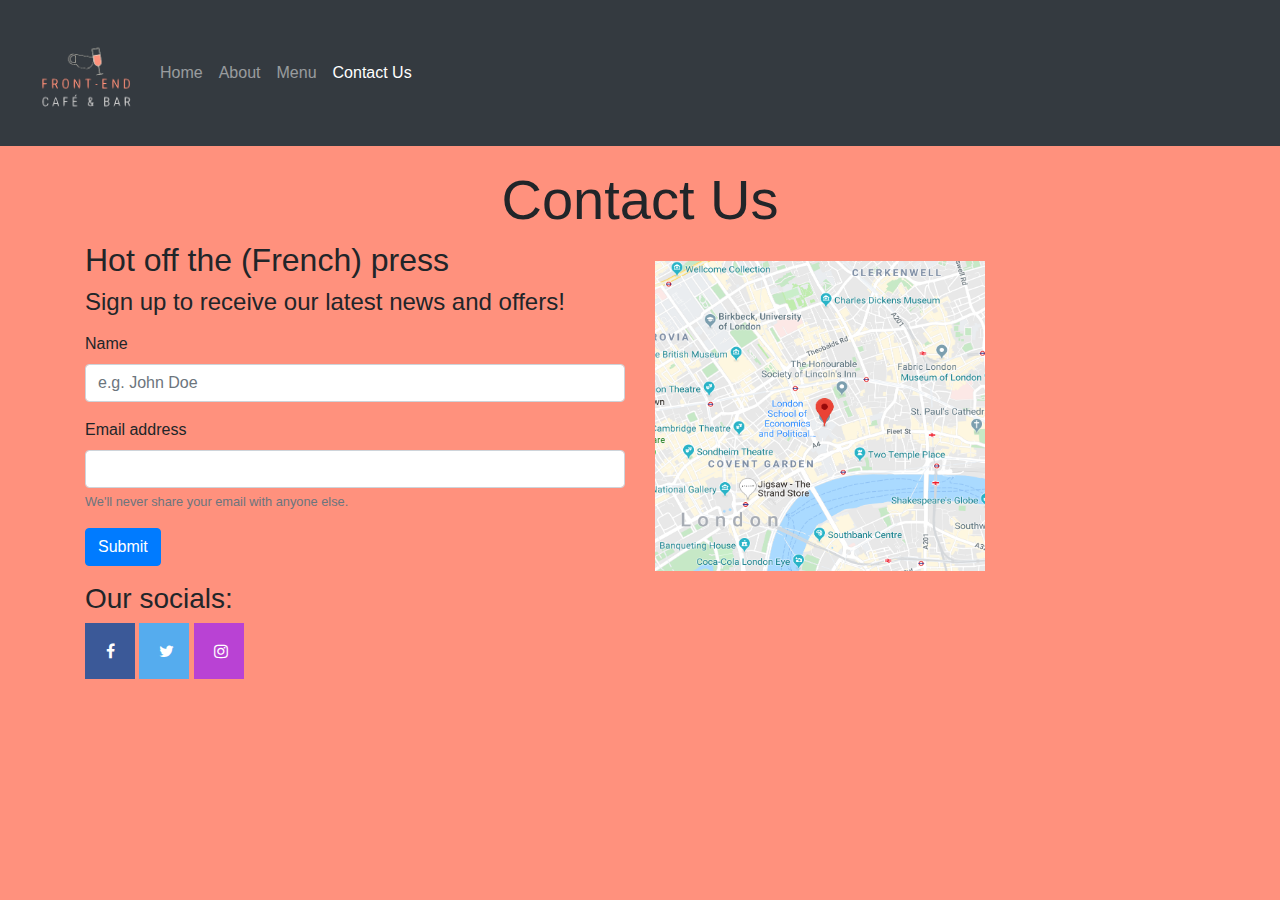
<file: contact.html>
<!DOCTYPE html>
<html lang="en" dir="ltr">
  <head>
    <meta charset="utf-8">
    <meta name="viewport" content="width=device-width, initial-scale=1, shrink-to-fit=no">

    <link rel="stylesheet" href="https://stackpath.bootstrapcdn.com/bootstrap/4.4.1/css/bootstrap.min.css" integrity="sha384-Vkoo8x4CGsO3+Hhxv8T/Q5PaXtkKtu6ug5TOeNV6gBiFeWPGFN9MuhOf23Q9Ifjh" crossorigin="anonymous">
    <link rel="stylesheet" href="styles.css">
    <link rel="stylesheet" href="https://cdnjs.cloudflare.com/ajax/libs/font-awesome/4.7.0/css/font-awesome.min.css">

    <title>Contact | Front-End Café & Bar</title>
  </head>
  <body>
    <nav class="navbar navbar-expand-lg navbar-dark bg-dark">
      <a class="navbar-brand" href="#"> <img src="Black and White Rectangle Hipster Logo.png" class="rounded float-center logo" alt="Front-End Café & Bar" style="width:100px;height:100px;"></a>
      <button class="navbar-toggler" type="button" data-toggle="collapse" data-target="#navbarNavAltMarkup" aria-controls="navbarNavAltMarkup" aria-expanded="false" aria-label="Toggle navigation">
        <span class="navbar-toggler-icon"></span>
      </button>
      <div class="collapse navbar-collapse" id="navbarNavAltMarkup">
        <div class="navbar-nav">
          <a class="nav-item nav-link" href="index.html">Home</a>
          <a class="nav-item nav-link" href="about.html">About</a>
          <a class="nav-item nav-link" href="menu.html">Menu</a>
          <a class="nav-item nav-link active" href="contact.html">Contact Us <span class="sr-only">(current)</span></a>
        </div>
      </div>
    </nav>

    <div class="container">
      <h4 class="display-4">Contact Us</h4>
      <div class="row">
        <div class="col">
          <h2>Hot off the (French) press</h2>
          <h4>Sign up to receive our latest news and offers!</h4>
          <p></p>

          <form>
            <div class="form-group">
              <label for="formGroupExampleInput">Name</label>
              <input type="text" class="form-control" id="formGroupExampleInput" placeholder="e.g. John Doe">
            </div>
            <div class="form-group">
              <label for="exampleInputEmail1">Email address</label>
              <input type="email" class="form-control" id="exampleInputEmail1" aria-describedby="emailHelp">
              <small id="emailHelp" class="form-text text-muted">We'll never share your email with anyone else.</small>
            </div>
            <button type="submit" class="btn btn-primary">Submit</button>
          </form>
          <p></p>
          <h3>Our socials:</h3>
          <a href="#" class="fa fa-facebook"></a>
          <a href="#" class="fa fa-twitter"></a>
          <a href="#" class="fa fa-instagram"></a>
        </div>
        <div class="col container">
            <img src="map.png" class="float-center map" alt="Map" style="width:330px;height:330px;" class="card-img-top" alt="Map">
          </div>
        </div>
    </div>

    <script src="https://code.jquery.com/jquery-3.4.1.slim.min.js" integrity="sha384-J6qa4849blE2+poT4WnyKhv5vZF5SrPo0iEjwBvKU7imGFAV0wwj1yYfoRSJoZ+n" crossorigin="anonymous"></script>
    <script src="https://cdn.jsdelivr.net/npm/popper.js@1.16.0/dist/umd/popper.min.js" integrity="sha384-Q6E9RHvbIyZFJoft+2mJbHaEWldlvI9IOYy5n3zV9zzTtmI3UksdQRVvoxMfooAo" crossorigin="anonymous"></script>
    <script src="https://stackpath.bootstrapcdn.com/bootstrap/4.4.1/js/bootstrap.min.js" integrity="sha384-wfSDF2E50Y2D1uUdj0O3uMBJnjuUD4Ih7YwaYd1iqfktj0Uod8GCExl3Og8ifwB6" crossorigin="anonymous"></script>

  </body>
</html>
</file>
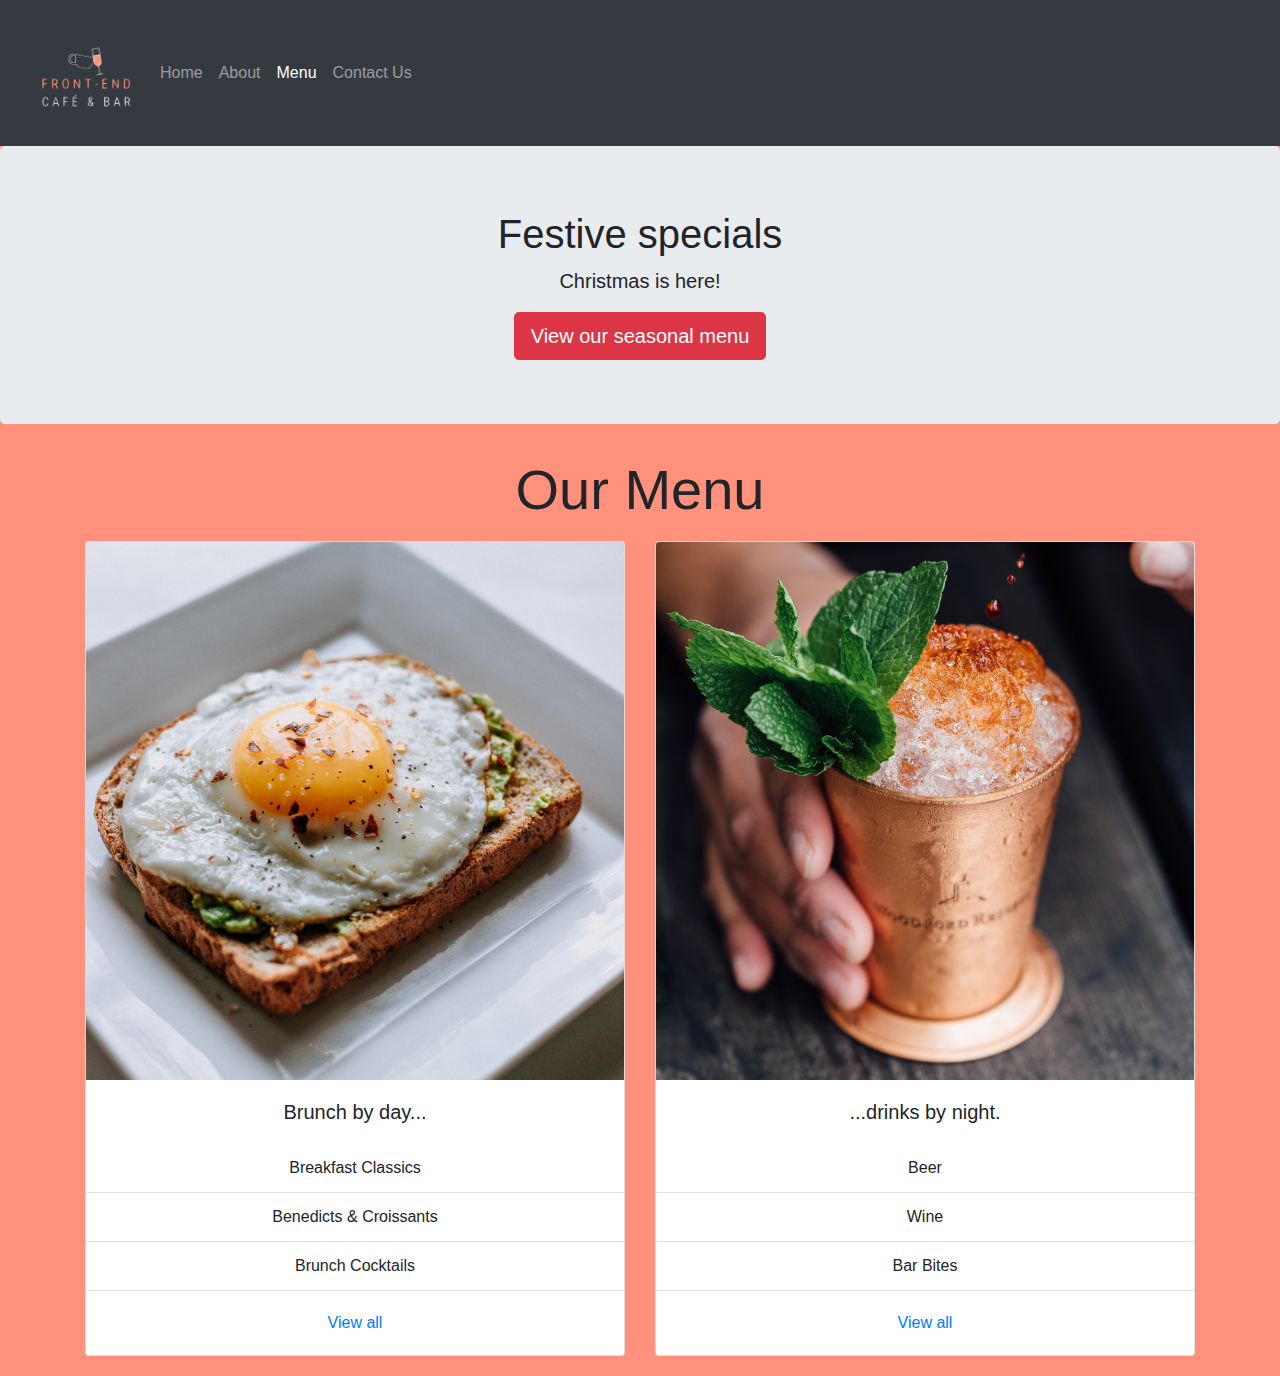
<file: menu.html>
<!DOCTYPE html>
<html lang="en" dir="ltr">
  <head>
    <meta charset="utf-8">
    <meta name="viewport" content="width=device-width, initial-scale=1, shrink-to-fit=no">

    <link rel="stylesheet" href="https://stackpath.bootstrapcdn.com/bootstrap/4.4.1/css/bootstrap.min.css" integrity="sha384-Vkoo8x4CGsO3+Hhxv8T/Q5PaXtkKtu6ug5TOeNV6gBiFeWPGFN9MuhOf23Q9Ifjh" crossorigin="anonymous">
    <link rel="stylesheet" href="styles.css">

    <title>Menu | Front-End Café & Bar</title>
  </head>
  <body>
    <nav class="navbar navbar-expand-lg navbar-dark bg-dark">
      <a class="navbar-brand" href="#"> <img src="Black and White Rectangle Hipster Logo.png" class="rounded float-center logo" alt="Front-End Café & Bar" style="width:100px;height:100px;"></a>
      <button class="navbar-toggler" type="button" data-toggle="collapse" data-target="#navbarNavAltMarkup" aria-controls="navbarNavAltMarkup" aria-expanded="false" aria-label="Toggle navigation">
        <span class="navbar-toggler-icon"></span>
      </button>
      <div class="collapse navbar-collapse" id="navbarNavAltMarkup">
        <div class="navbar-nav">
          <a class="nav-item nav-link" href="index.html">Home</a>
          <a class="nav-item nav-link" href="about.html">About</a>
          <a class="nav-item nav-link active" href="menu.html">Menu <span class="sr-only">(current)</span></a>
          <a class="nav-item nav-link" href="contact.html">Contact Us</a>
        </div>
      </div>
    </nav>

    <div class="jumbotron">
      <h1 class="display-5">Festive specials</h1>
      <p class="lead">Christmas is here!</p>
      <a class="btn btn-danger btn-lg" href="#" role="button">View our seasonal menu</a>
    </div>

    <div class="container">
      <h4 class="display-4">Our Menu</h4>
      <div class="row">
        <div class="col">
          <div class="card text-center">
            <img src="day.jpg" class="card-img-top" alt="Brunch">
            <div class="card-body">
              <h5 class="card-text">Brunch by day...</h5>
            </div>
            <ul class="list-group list-group-flush">
              <li class="list-group-item">Breakfast Classics</li>
              <li class="list-group-item">Benedicts & Croissants</li>
              <li class="list-group-item">Brunch Cocktails</li>
            </ul>
            <div class="card-body">
              <a href="#" class="card-link">View all</a>
            </div>
          </div>
        </div>
        <div class="col">
          <div class="card text-center">
            <img src="night.jpg" class="card-img-top" alt="Brunch">
            <div class="card-body">
              <h5 class="card-text">...drinks by night.</h5>
            </div>
            <ul class="list-group list-group-flush">
              <li class="list-group-item">Beer</li>
              <li class="list-group-item">Wine</li>
              <li class="list-group-item">Bar Bites</li>
            </ul>
            <div class="card-body">
              <a href="#" class="card-link">View all</a>
            </div>
          </div>
        </div>
      </div>
    </div>

    <script src="https://code.jquery.com/jquery-3.4.1.slim.min.js" integrity="sha384-J6qa4849blE2+poT4WnyKhv5vZF5SrPo0iEjwBvKU7imGFAV0wwj1yYfoRSJoZ+n" crossorigin="anonymous"></script>
    <script src="https://cdn.jsdelivr.net/npm/popper.js@1.16.0/dist/umd/popper.min.js" integrity="sha384-Q6E9RHvbIyZFJoft+2mJbHaEWldlvI9IOYy5n3zV9zzTtmI3UksdQRVvoxMfooAo" crossorigin="anonymous"></script>
    <script src="https://stackpath.bootstrapcdn.com/bootstrap/4.4.1/js/bootstrap.min.js" integrity="sha384-wfSDF2E50Y2D1uUdj0O3uMBJnjuUD4Ih7YwaYd1iqfktj0Uod8GCExl3Og8ifwB6" crossorigin="anonymous"></script>

  </body>
</html>
</file>
<file: styles.css>
.logo {
  margin-top: 20px;
  margin-left: 20px;
}

.container {
  margin-top: 20px;
  margin-bottom: 20px;
}

/* Style all font awesome icons */
.fa {
  padding: 20px;
  font-size: 30px;
  width: 50px;
  text-align: center;
  text-decoration: none;
}

/* Set a specific color for each brand */

/* Facebook */
.fa-facebook {
  background: #3B5998;
  color: white;
}

/* Twitter */
.fa-twitter {
  background: #55ACEE;
  color: white;
}

/* Instagram */
.fa-instagram {
  background: #b942d4;
  color: white;
}

.map {
  padding-bottom: 20px;
}

.display-4 {
  text-align: center;
}

.jumbotron {
  text-align: center;
  display: block;
}

body {
  background-color: #ff917d;
}

.card {
  margin-top: 10px;
}
</file>
